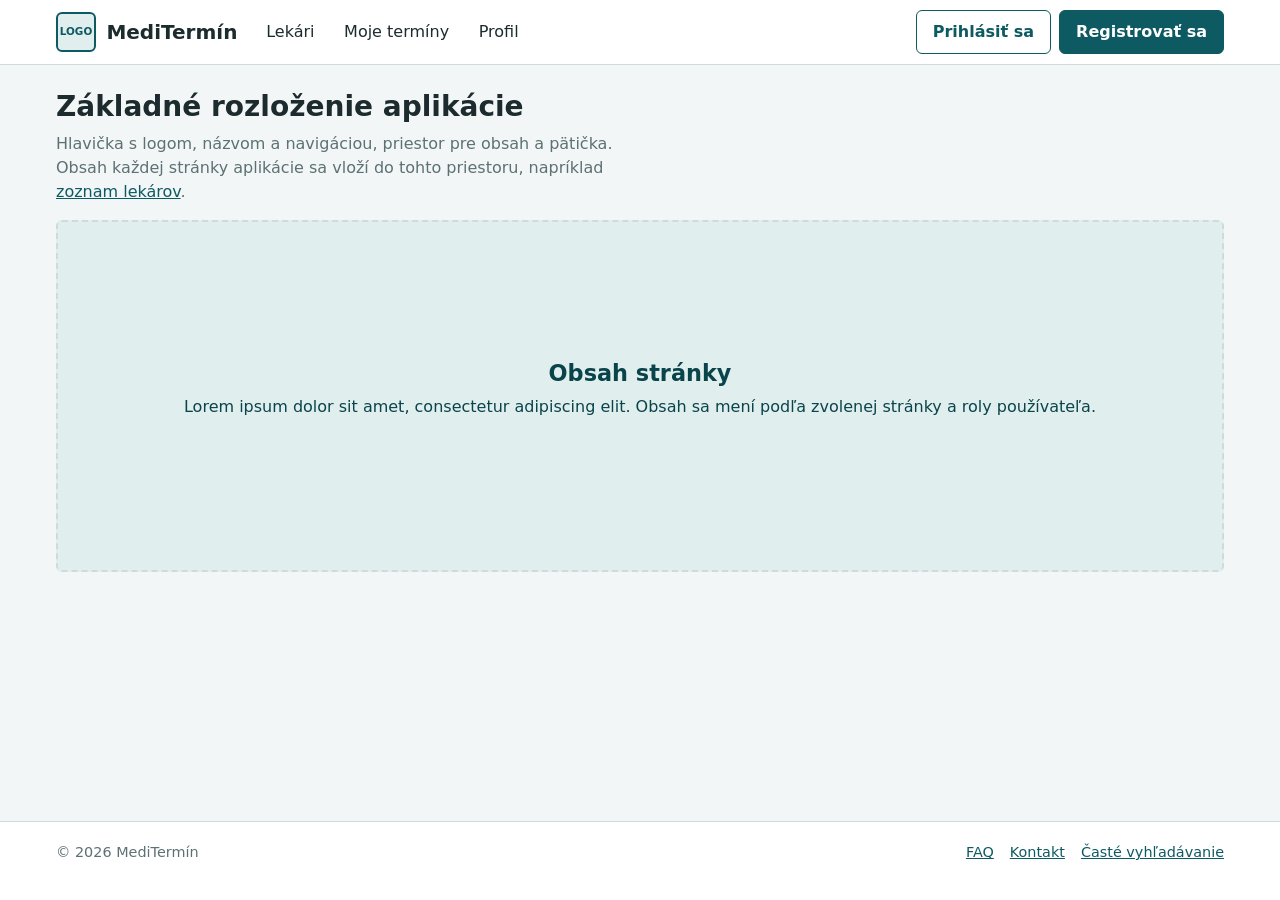
<file: html/index.html>
<!DOCTYPE html>
<html lang="sk">
<head>
  <meta charset="utf-8">
  <meta name="viewport" content="width=device-width, initial-scale=1">
  <title>MediTermín – základné rozloženie</title>
  <link rel="stylesheet" href="css/style.css">
</head>
<body>
  <header class="site-header">
    <div class="container header-inner">
      <a class="brand" href="index.html"><span class="logo" aria-hidden="true">LOGO</span>MediTermín</a>
      <input type="checkbox" id="nav-toggle" class="nav-toggle" aria-label="Zobraziť menu">
      <label for="nav-toggle" class="nav-button">Menu</label>
      <nav class="site-nav" aria-label="Hlavná navigácia">
        <ul>
          <li><a href="lekari.html">Lekári</a></li>
          <li><a href="#">Moje termíny</a></li>
          <li><a href="#">Profil</a></li>
        </ul>
        <div class="nav-auth">
          <a class="btn" href="#">Prihlásiť sa</a>
          <a class="btn btn-primary" href="#">Registrovať sa</a>
        </div>
      </nav>
    </div>
  </header>

  <main>
    <div class="container">
      <h1>Základné rozloženie aplikácie</h1>
      <p class="lead">Hlavička s logom, názvom a navigáciou, priestor pre obsah a pätička. Obsah každej stránky aplikácie sa vloží do tohto priestoru, napríklad <a href="lekari.html">zoznam lekárov</a>.</p>
      <section class="placeholder" aria-label="Zástupný obsah">
        <div>
          <strong>Obsah stránky</strong>
          <p>Lorem ipsum dolor sit amet, consectetur adipiscing elit. Obsah sa mení podľa zvolenej stránky a roly používateľa.</p>
        </div>
      </section>
    </div>
  </main>

  <footer class="site-footer">
    <div class="container footer-inner">
      <p>© 2026 MediTermín</p>
      <ul>
        <li><a href="#">FAQ</a></li>
        <li><a href="#">Kontakt</a></li>
        <li><a href="#">Časté vyhľadávanie</a></li>
      </ul>
    </div>
  </footer>
</body>
</html>
</file>
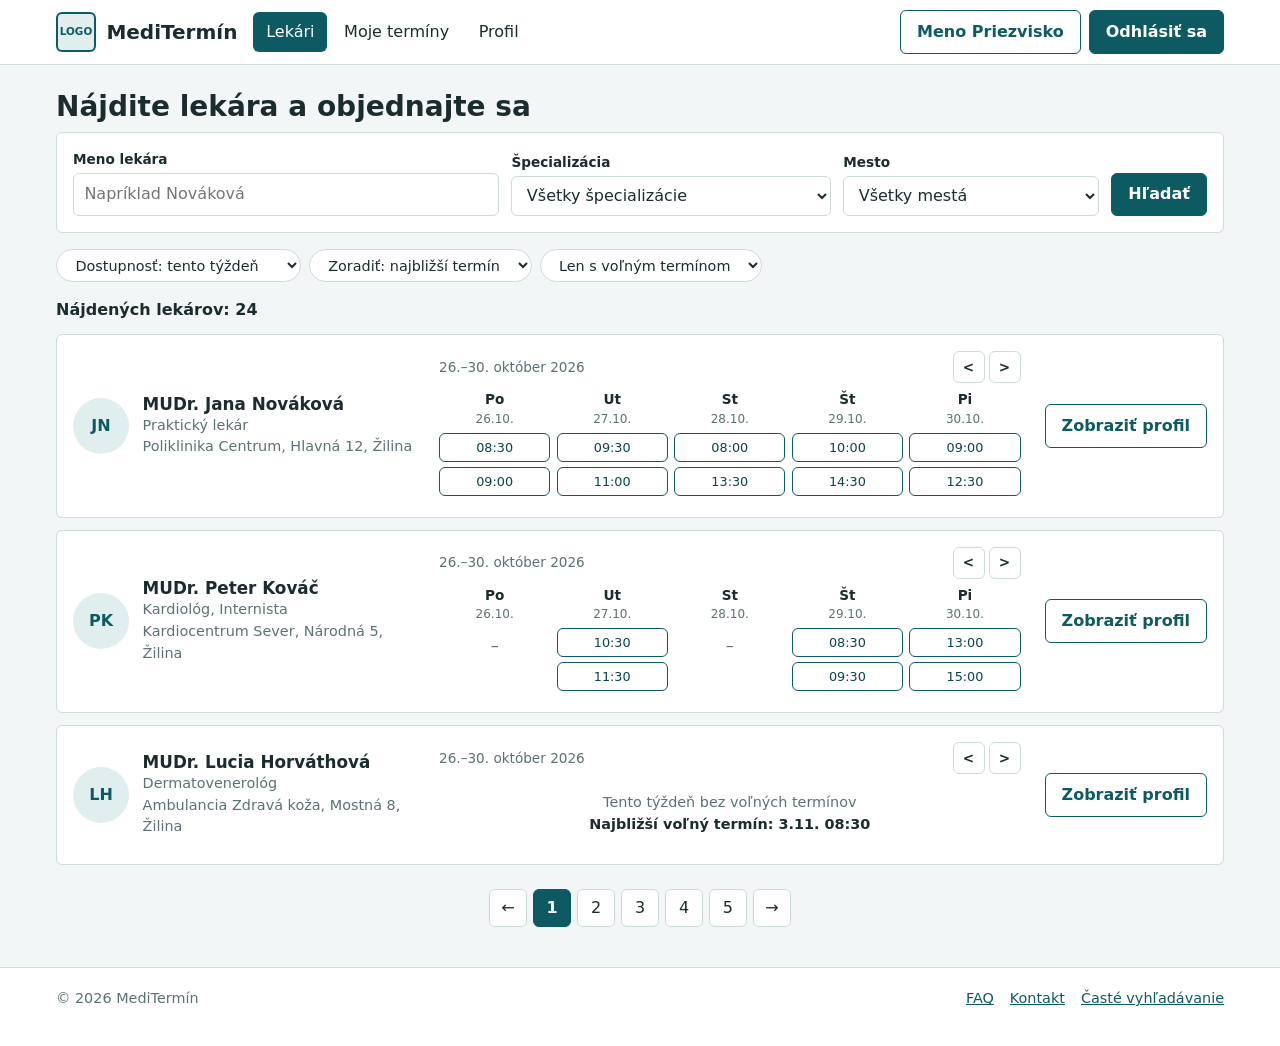
<file: html/lekari.html>
<!DOCTYPE html>
<html lang="sk">
<head>
  <meta charset="utf-8">
  <meta name="viewport" content="width=device-width, initial-scale=1">
  <title>Zoznam lekárov – MediTermín</title>
  <link rel="stylesheet" href="css/style.css">
</head>
<body>
  <header class="site-header">
    <div class="container header-inner">
      <a class="brand" href="index.html"><span class="logo" aria-hidden="true">LOGO</span>MediTermín</a>
      <input type="checkbox" id="nav-toggle" class="nav-toggle" aria-label="Zobraziť menu">
      <label for="nav-toggle" class="nav-button">Menu</label>
      <nav class="site-nav" aria-label="Hlavná navigácia">
        <ul>
          <li><a href="lekari.html" aria-current="page">Lekári</a></li>
          <li><a href="#">Moje termíny</a></li>
          <li><a href="#">Profil</a></li>
        </ul>
        <div class="nav-auth">
          <a class="btn" href="#">Meno Priezvisko</a>
          <a class="btn btn-primary" href="#">Odhlásiť sa</a>
        </div>
      </nav>
    </div>
  </header>

  <main>
    <div class="container">
      <h1>Nájdite lekára a objednajte sa</h1>

      <form class="search" action="#" role="search">
        <div class="field">
          <label for="meno">Meno lekára</label>
          <input type="search" id="meno" name="meno" placeholder="Napríklad Nováková">
        </div>
        <div class="field">
          <label for="specializacia">Špecializácia</label>
          <select id="specializacia" name="specializacia">
            <option value="">Všetky špecializácie</option>
            <option>Praktický lekár</option>
            <option>Kardiológ</option>
            <option>Dermatovenerológ</option>
            <option>Zubný lekár</option>
          </select>
        </div>
        <div class="field">
          <label for="mesto">Mesto</label>
          <select id="mesto" name="mesto">
            <option value="">Všetky mestá</option>
            <option>Žilina</option>
            <option>Bratislava</option>
            <option>Košice</option>
          </select>
        </div>
        <button type="button" class="btn btn-primary">Hľadať</button>
      </form>

      <div class="filters" role="group" aria-label="Doplnkové filtre">
        <label class="sr-only" for="dostupnost">Dostupnosť</label>
        <select id="dostupnost"><option>Dostupnosť: tento týždeň</option><option>Dostupnosť: budúci týždeň</option></select>
        <label class="sr-only" for="zoradenie">Zoradenie</label>
        <select id="zoradenie"><option>Zoradiť: najbližší termín</option><option>Zoradiť: podľa mena</option></select>
        <label class="sr-only" for="volne">Voľné termíny</label>
        <select id="volne"><option>Len s voľným termínom</option><option>Všetci lekári</option></select>
      </div>

      <p class="results-count">Nájdených lekárov: 24</p>

      <ul class="doctor-list">
        <li>
          <article class="doctor" aria-labelledby="lekar-1">
            <div class="doctor-info">
              <span class="avatar" aria-hidden="true">JN</span>
              <div>
                <h2 id="lekar-1">MUDr. Jana Nováková</h2>
                <p>Praktický lekár</p>
                <p>Poliklinika Centrum, Hlavná 12, Žilina</p>
              </div>
            </div>
            <div class="week">
              <div class="week-head">
                <span>26.–30. október 2026</span>
                <div class="week-nav">
                  <button type="button" aria-label="Predchádzajúci týždeň">&lt;</button>
                  <button type="button" aria-label="Nasledujúci týždeň">&gt;</button>
                </div>
              </div>
            <ul class="days">
              <li class="day">
                <span class="day-name">Po</span><span class="day-date">26.10.</span>
                <button type="button" class="slot">08:30</button>
                <button type="button" class="slot">09:00</button>
              </li>
              <li class="day">
                <span class="day-name">Ut</span><span class="day-date">27.10.</span>
                <button type="button" class="slot">09:30</button>
                <button type="button" class="slot">11:00</button>
              </li>
              <li class="day">
                <span class="day-name">St</span><span class="day-date">28.10.</span>
                <button type="button" class="slot">08:00</button>
                <button type="button" class="slot">13:30</button>
              </li>
              <li class="day">
                <span class="day-name">Št</span><span class="day-date">29.10.</span>
                <button type="button" class="slot">10:00</button>
                <button type="button" class="slot">14:30</button>
              </li>
              <li class="day">
                <span class="day-name">Pi</span><span class="day-date">30.10.</span>
                <button type="button" class="slot">09:00</button>
                <button type="button" class="slot">12:30</button>
              </li>
            </ul>
            </div>
            <div class="doctor-action"><a class="btn" href="#">Zobraziť profil</a></div>
          </article>
        </li>
        <li>
          <article class="doctor" aria-labelledby="lekar-2">
            <div class="doctor-info">
              <span class="avatar" aria-hidden="true">PK</span>
              <div>
                <h2 id="lekar-2">MUDr. Peter Kováč</h2>
                <p>Kardiológ, Internista</p>
                <p>Kardiocentrum Sever, Národná 5, Žilina</p>
              </div>
            </div>
            <div class="week">
              <div class="week-head">
                <span>26.–30. október 2026</span>
                <div class="week-nav">
                  <button type="button" aria-label="Predchádzajúci týždeň">&lt;</button>
                  <button type="button" aria-label="Nasledujúci týždeň">&gt;</button>
                </div>
              </div>
            <ul class="days">
              <li class="day">
                <span class="day-name">Po</span><span class="day-date">26.10.</span>
                <span class="none" aria-label="Bez voľných termínov">–</span>
              </li>
              <li class="day">
                <span class="day-name">Ut</span><span class="day-date">27.10.</span>
                <button type="button" class="slot">10:30</button>
                <button type="button" class="slot">11:30</button>
              </li>
              <li class="day">
                <span class="day-name">St</span><span class="day-date">28.10.</span>
                <span class="none" aria-label="Bez voľných termínov">–</span>
              </li>
              <li class="day">
                <span class="day-name">Št</span><span class="day-date">29.10.</span>
                <button type="button" class="slot">08:30</button>
                <button type="button" class="slot">09:30</button>
              </li>
              <li class="day">
                <span class="day-name">Pi</span><span class="day-date">30.10.</span>
                <button type="button" class="slot">13:00</button>
                <button type="button" class="slot">15:00</button>
              </li>
            </ul>
            </div>
            <div class="doctor-action"><a class="btn" href="#">Zobraziť profil</a></div>
          </article>
        </li>
        <li>
          <article class="doctor" aria-labelledby="lekar-3">
            <div class="doctor-info">
              <span class="avatar" aria-hidden="true">LH</span>
              <div>
                <h2 id="lekar-3">MUDr. Lucia Horváthová</h2>
                <p>Dermatovenerológ</p>
                <p>Ambulancia Zdravá koža, Mostná 8, Žilina</p>
              </div>
            </div>
            <div class="week">
              <div class="week-head">
                <span>26.–30. október 2026</span>
                <div class="week-nav">
                  <button type="button" aria-label="Predchádzajúci týždeň">&lt;</button>
                  <button type="button" aria-label="Nasledujúci týždeň">&gt;</button>
                </div>
              </div>
            <p class="no-slots">Tento týždeň bez voľných termínov<strong>Najbližší voľný termín: 3.11. 08:30</strong></p>
            </div>
            <div class="doctor-action"><a class="btn" href="#">Zobraziť profil</a></div>
          </article>
        </li>
      </ul>

      <nav class="pagination" aria-label="Stránkovanie zoznamu lekárov">
        <ul>
          <li><a href="#" aria-label="Predchádzajúca strana">←</a></li>
          <li><a href="#" aria-current="page">1</a></li>
          <li><a href="#">2</a></li>
          <li><a href="#">3</a></li>
          <li><a href="#">4</a></li>
          <li><a href="#">5</a></li>
          <li><a href="#" aria-label="Nasledujúca strana">→</a></li>
        </ul>
      </nav>
    </div>
  </main>

  <footer class="site-footer">
    <div class="container footer-inner">
      <p>© 2026 MediTermín</p>
      <ul>
        <li><a href="#">FAQ</a></li>
        <li><a href="#">Kontakt</a></li>
        <li><a href="#">Časté vyhľadávanie</a></li>
      </ul>
    </div>
  </footer>
</body>
</html>
</file>
<file: html/css/style.css>
/* MediTermín – spoločné štýly (základné rozloženie + zoznam lekárov) */
:root {
  --ink: #1c2b2d;
  --muted: #5d7174;
  --line: #cfdadb;
  --bg: #f2f6f6;
  --white: #ffffff;
  --teal: #0e5a63;
  --teal-dark: #0a444b;
  --teal-soft: #e1eeee;
  --radius: 6px;
  --container: 1200px;
}
*, *::before, *::after { box-sizing: border-box; }
html { -webkit-text-size-adjust: 100%; }
body {
  margin: 0;
  min-height: 100vh;
  display: flex;
  flex-direction: column;
  font-family: "Segoe UI", system-ui, -apple-system, Roboto, "Helvetica Neue", Arial, sans-serif;
  color: var(--ink);
  background: var(--bg);
  line-height: 1.5;
}
main { flex: 1; padding: 1.5rem 0 2.5rem; }
h1, h2, h3 { line-height: 1.25; margin: 0 0 .5rem; }
h1 { font-size: 1.75rem; }
p { margin: 0 0 1rem; }
a { color: var(--teal); }
:focus-visible { outline: 3px solid #e9a100; outline-offset: 2px; }
.container { width: 100%; max-width: var(--container); margin: 0 auto; padding: 0 1rem; }
.sr-only {
  position: absolute; width: 1px; height: 1px; margin: -1px; padding: 0;
  overflow: hidden; clip: rect(0 0 0 0); white-space: nowrap; border: 0;
}

/* tlačidlá */
.btn {
  display: inline-block; padding: .55rem 1rem; border: 1px solid var(--teal);
  border-radius: var(--radius); background: var(--white); color: var(--teal);
  font: inherit; font-weight: 600; text-decoration: none; text-align: center; cursor: pointer;
}
.btn:hover { background: var(--teal-soft); }
.btn-primary { background: var(--teal); color: var(--white); }
.btn-primary:hover { background: var(--teal-dark); }

/* hlavička a navigácia */
.site-header { position: sticky; top: 0; z-index: 10; background: var(--white); border-bottom: 1px solid var(--line); }
.header-inner { display: flex; align-items: center; gap: 1rem; min-height: 4rem; flex-wrap: wrap; }
.brand { display: flex; align-items: center; gap: .65rem; color: var(--ink); text-decoration: none; font-size: 1.25rem; font-weight: 700; }
.logo {
  display: grid; place-items: center; width: 2.5rem; height: 2.5rem;
  border: 2px solid var(--teal); border-radius: var(--radius);
  background: var(--teal-soft); color: var(--teal); font-size: .65rem; font-weight: 700;
}
.nav-toggle { position: absolute; opacity: 0; pointer-events: none; }
.nav-button {
  display: none; margin-left: auto; padding: .45rem .8rem; cursor: pointer;
  border: 1px solid var(--line); border-radius: var(--radius); font-weight: 600;
}
.nav-toggle:focus-visible + .nav-button { outline: 3px solid #e9a100; outline-offset: 2px; }
.site-nav { flex: 1; display: flex; align-items: center; justify-content: space-between; gap: 1rem; }
.site-nav ul { display: flex; flex-wrap: wrap; gap: .25rem; margin: 0; padding: 0; list-style: none; }
.site-nav a:not(.btn) { display: block; padding: .5rem .8rem; border-radius: var(--radius); color: var(--ink); text-decoration: none; }
.site-nav a:not(.btn):hover { background: var(--bg); }
.site-nav a[aria-current="page"] { background: var(--teal); color: var(--white); }
.nav-auth { display: flex; gap: .5rem; }

/* pätička */
.site-footer { border-top: 1px solid var(--line); background: var(--white); padding: 1.25rem 0; color: var(--muted); font-size: .9rem; }
.footer-inner { display: flex; flex-wrap: wrap; justify-content: space-between; gap: .75rem; }
.footer-inner ul { display: flex; gap: 1rem; margin: 0; padding: 0; list-style: none; }

/* zástupný obsah (index.html) */
.placeholder {
  display: grid; place-items: center; min-height: 22rem; padding: 2rem; text-align: center;
  border: 2px dashed var(--line); border-radius: var(--radius); background: var(--teal-soft); color: var(--teal-dark);
}
.placeholder strong { display: block; font-size: 1.4rem; margin-bottom: .25rem; }
.lead { color: var(--muted); max-width: 60ch; }

/* vyhľadávanie a filtre */
.search {
  display: grid; grid-template-columns: 2fr 1.5fr 1.2fr auto; gap: .75rem; align-items: end;
  padding: 1rem; background: var(--white); border: 1px solid var(--line); border-radius: var(--radius);
}
.field label { display: block; margin-bottom: .2rem; font-size: .85rem; font-weight: 600; }
.field input, .field select, .filters select {
  width: 100%; padding: .55rem .65rem; border: 1px solid var(--line); border-radius: var(--radius);
  background: var(--white); color: var(--ink); font: inherit;
}
.filters { display: flex; flex-wrap: wrap; gap: .5rem; margin: 1rem 0; }
.filters select { width: auto; max-width: 100%; border-radius: 999px; padding: .4rem .9rem; font-size: .9rem; }
.results-count { margin: 0 0 .75rem; font-weight: 600; }

/* karty lekárov */
.doctor-list { display: grid; gap: .75rem; margin: 0; padding: 0; list-style: none; }
.doctor {
  display: grid; align-items: center; gap: 1rem 1.5rem; padding: 1rem;
  grid-template-columns: minmax(0, 1fr) minmax(0, 1.7fr) auto;
  grid-template-areas: "info week action";
  background: var(--white); border: 1px solid var(--line); border-radius: var(--radius);
}
.doctor-info { grid-area: info; display: flex; align-items: center; gap: .85rem; min-width: 0; }
.avatar {
  flex: none; display: grid; place-items: center; width: 3.5rem; height: 3.5rem;
  border-radius: 50%; background: var(--teal-soft); color: var(--teal); font-weight: 700;
}
.doctor h2 { font-size: 1.05rem; margin: 0; }
.doctor-info p { margin: 0; font-size: .9rem; color: var(--muted); }
.week { grid-area: week; min-width: 0; }
.week-head { display: flex; justify-content: space-between; align-items: center; margin-bottom: .4rem; font-size: .85rem; color: var(--muted); }
.week-nav { display: flex; gap: .25rem; }
.week-nav button {
  width: 2rem; height: 2rem; border: 1px solid var(--line); border-radius: var(--radius);
  background: var(--white); color: var(--ink); font: inherit; font-weight: 700; cursor: pointer;
}
.days { display: grid; grid-template-columns: repeat(5, minmax(0, 1fr)); gap: .4rem; margin: 0; padding: 0; list-style: none; }
.day { text-align: center; }
.day-name { display: block; font-size: .85rem; font-weight: 700; }
.day-date { display: block; margin-bottom: .3rem; font-size: .75rem; color: var(--muted); }
.slot {
  display: block; width: 100%; margin-bottom: .3rem; padding: .25rem 0; font: inherit; font-size: .8rem;
  border: 1px solid var(--teal); border-radius: var(--radius); background: var(--white); color: var(--teal-dark); cursor: pointer;
}
.slot:hover { background: var(--teal); color: var(--white); }
.none { display: block; padding-top: .35rem; color: var(--muted); }
.no-slots { margin: 0; padding: .75rem 0; text-align: center; color: var(--muted); font-size: .9rem; }
.no-slots strong { display: block; color: var(--ink); }
.doctor-action { grid-area: action; }

/* stránkovanie */
.pagination ul { display: flex; justify-content: center; flex-wrap: wrap; gap: .35rem; margin: 1.5rem 0 0; padding: 0; list-style: none; }
.pagination a {
  display: block; min-width: 2.4rem; padding: .4rem .6rem; text-align: center; text-decoration: none;
  border: 1px solid var(--line); border-radius: var(--radius); background: var(--white); color: var(--ink);
}
.pagination a[aria-current="page"] { background: var(--teal); border-color: var(--teal); color: var(--white); font-weight: 700; }

/* tablet */
@media (max-width: 1000px) {
  .doctor { grid-template-columns: minmax(0, 1fr) auto; grid-template-areas: "info action" "week week"; }
  .search { grid-template-columns: 1fr 1fr; }
  .search .btn { grid-column: 1 / -1; }
}

/* mobil */
@media (max-width: 768px) {
  .nav-button { display: block; }
  .site-nav { display: none; flex-basis: 100%; flex-direction: column; align-items: stretch; padding-bottom: 1rem; }
  .nav-toggle:checked ~ .site-nav { display: flex; }
  .site-nav ul { flex-direction: column; }
  .nav-auth { flex-direction: column; }
}
@media (max-width: 560px) {
  h1 { font-size: 1.45rem; }
  .search { grid-template-columns: 1fr; }
  .doctor { grid-template-columns: 1fr; grid-template-areas: "info" "week" "action"; }
  .doctor-action .btn { width: 100%; }
  .days { gap: .25rem; }
  .slot { font-size: .72rem; }
}
</file>
